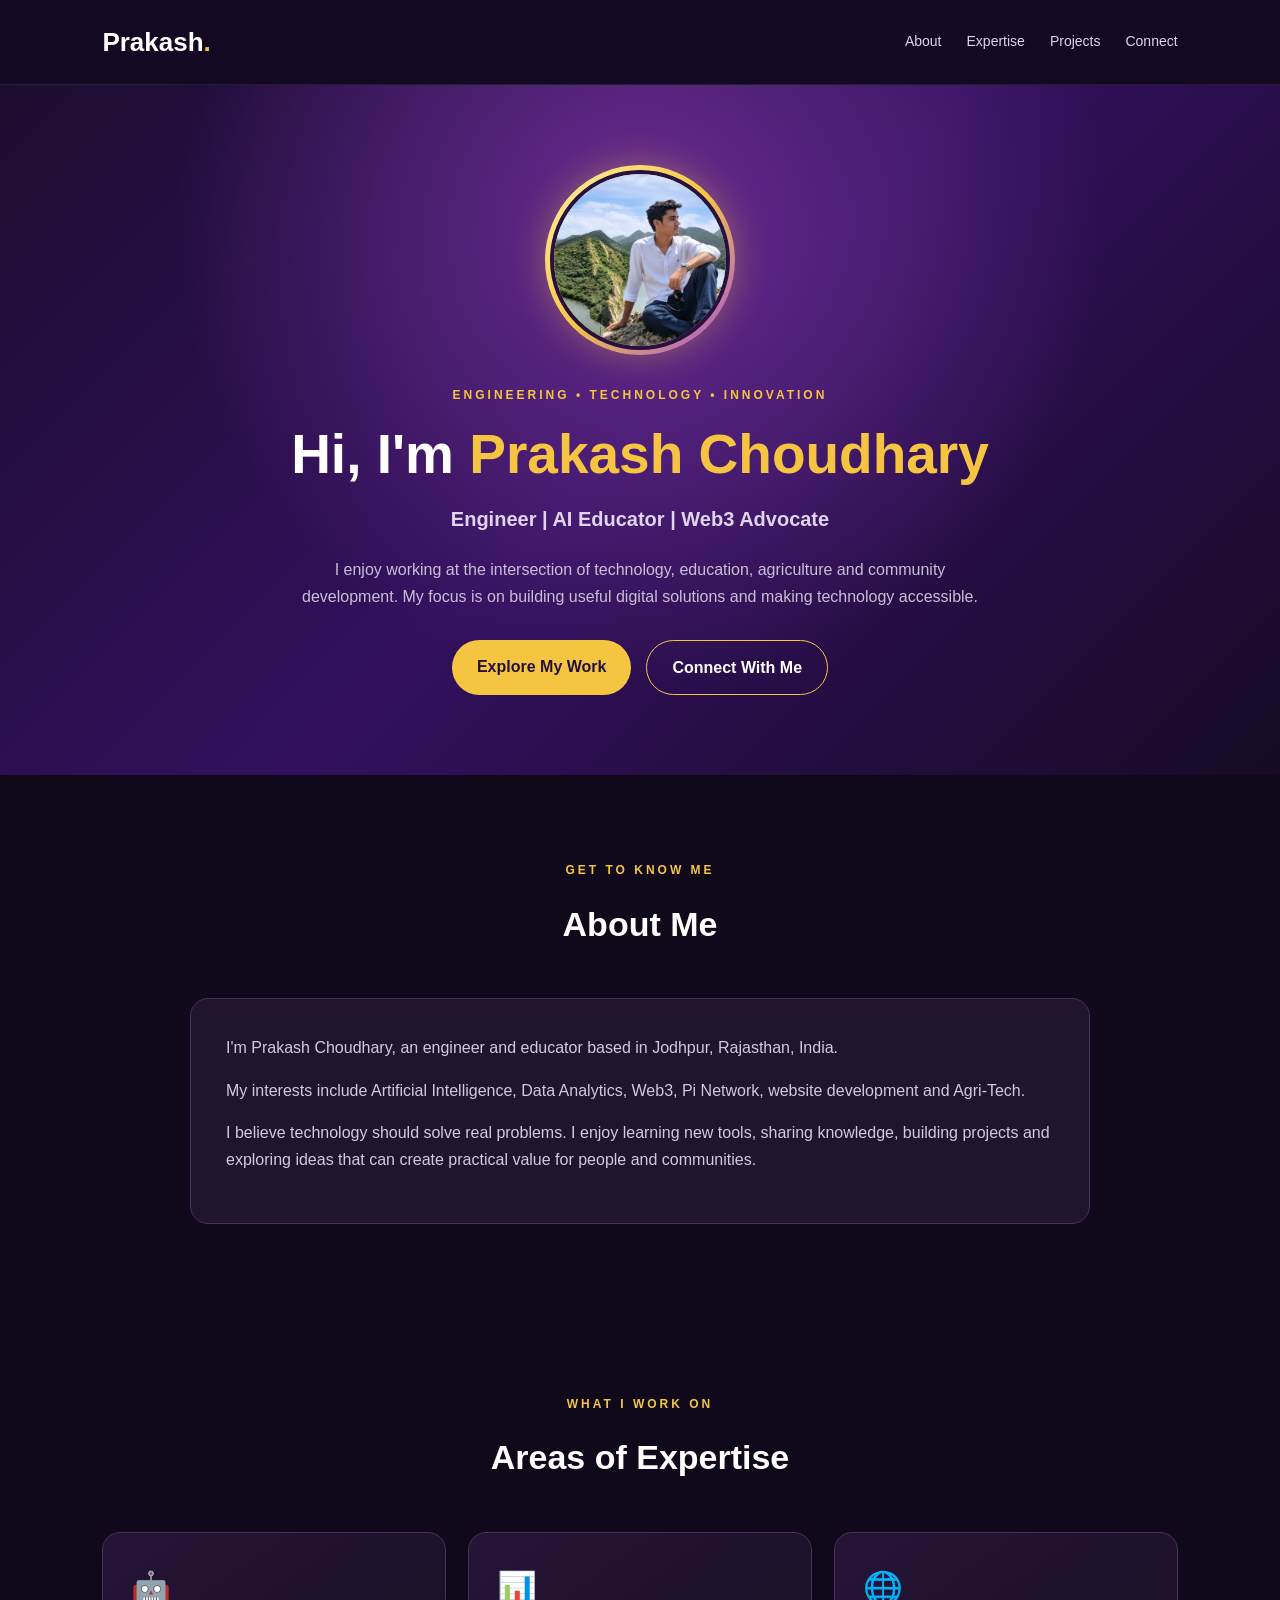
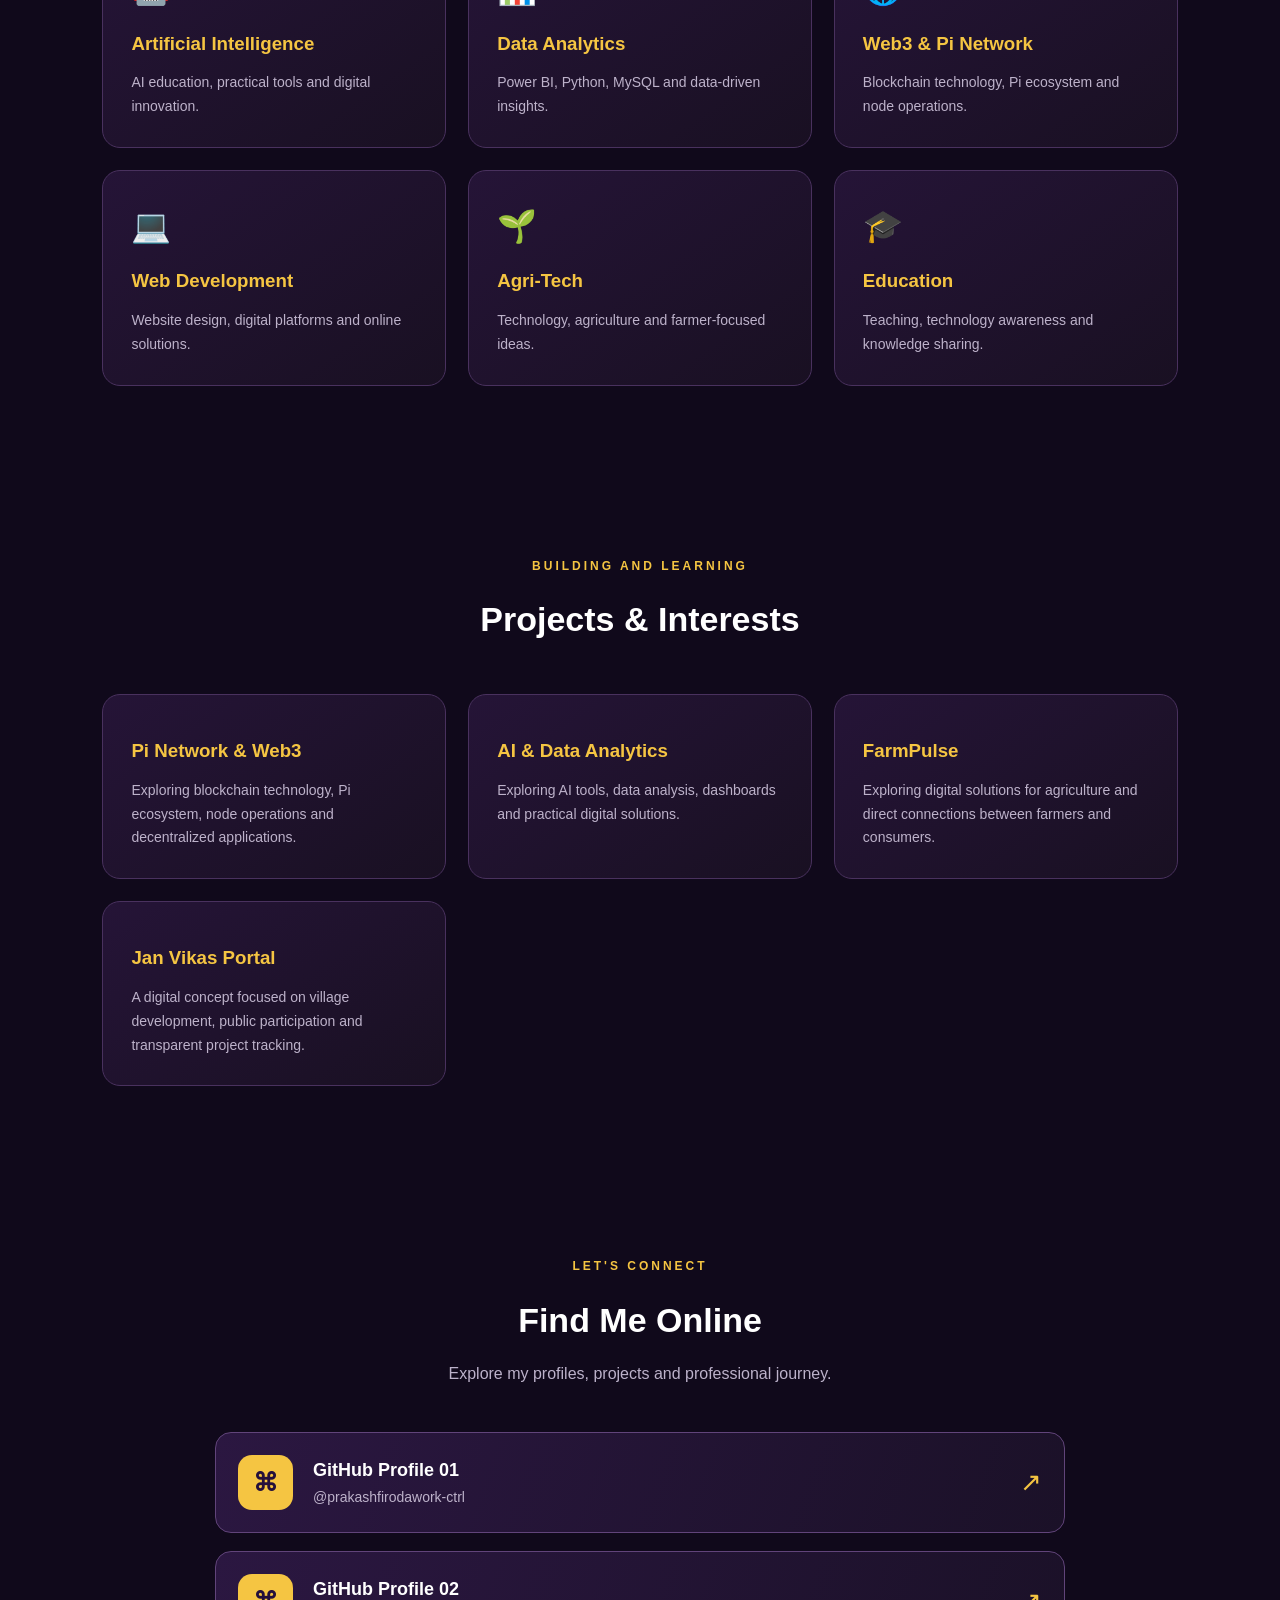
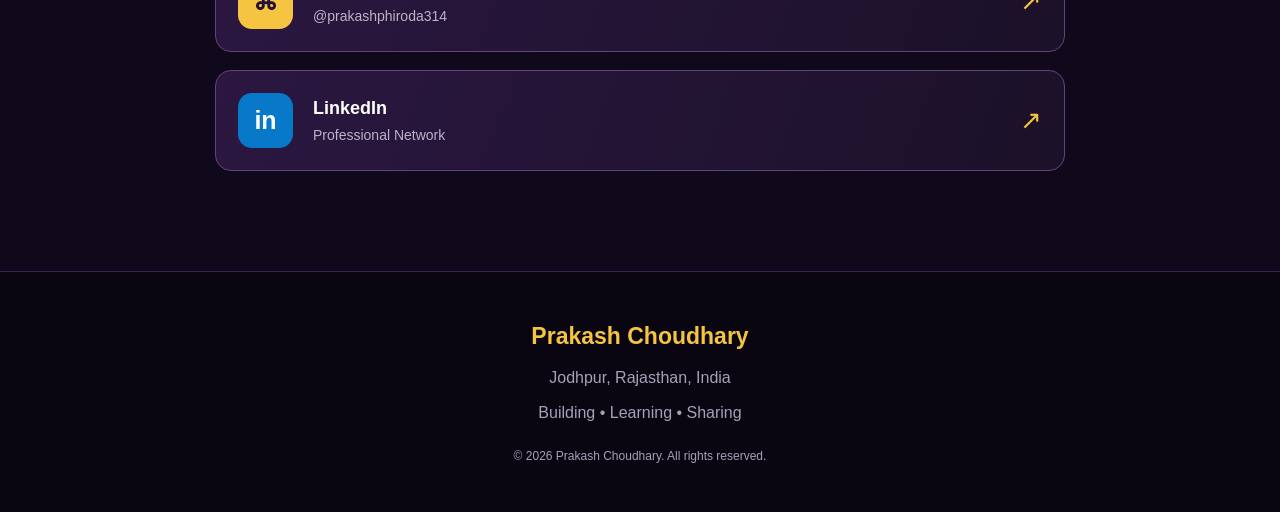
<file: index.html>
<!DOCTYPE html>
<html lang="en">
<head>
    <meta charset="UTF-8">
    <meta name="viewport" content="width=device-width, initial-scale=1.0">

    <title>Prakash Choudhary | Engineer, AI Educator & Web3 Developer</title>

    <meta name="description" content="Official portfolio of Prakash Choudhary from Jodhpur, Rajasthan. Explore AI education, engineering, data analytics, GitHub projects, Web3, Pi Network and Agri-Tech.">

    <meta name="keywords" content="Prakash Choudhary, Prakash Firoda, Prakash Firoda Jodhpur, AI Educator, Engineer, Web3, Pi Network, Data Analytics, GitHub Developer, Agri-Tech">

    <meta name="author" content="Prakash Choudhary">
    <meta name="robots" content="index, follow">

    <link rel="canonical" href="https://prakashphiroda314.github.io/">
    <link rel="stylesheet" href="style.css">

    <meta property="og:type" content="website">
    <meta property="og:title" content="Prakash Choudhary | Official Portfolio">
    <meta property="og:description" content="Explore my professional journey, technology projects and GitHub profiles.">
    <meta property="og:url" content="https://prakashphiroda314.github.io/">
    <meta property="og:image" content="https://prakashphiroda314.github.io/prakash-profile.jpg">

    <meta name="twitter:card" content="summary_large_image">
    <meta name="twitter:title" content="Prakash Choudhary">
    <meta name="twitter:description" content="Engineer | AI Educator | Web3 | Data Analytics">
    <meta name="twitter:image" content="https://prakashphiroda314.github.io/prakash-profile.jpg">

    <link rel="icon" href="prakash-profile.jpg" type="image/jpeg">

    <script type="application/ld+json">
    {
      "@context": "https://schema.org",
      "@type": "Person",
      "name": "Prakash Choudhary",
      "alternateName": "Prakash Firoda",
      "url": "https://prakashphiroda314.github.io/",
      "image": "https://prakashphiroda314.github.io/prakash-profile.jpg",
      "jobTitle": [
        "Engineer",
        "Teacher",
        "AI Educator",
        "Web3 Advocate"
      ],
      "address": {
        "@type": "PostalAddress",
        "addressLocality": "Jodhpur",
        "addressRegion": "Rajasthan",
        "addressCountry": "IN"
      },
      "sameAs": [
        "https://github.com/prakashfirodawork-ctrl",
        "https://github.com/prakashphiroda314",
        "https://www.linkedin.com/in/prakashphiroda"
      ]
    }
    </script>
</head>

<body>

<header class="navbar">
    <a href="#" class="logo">Prakash<span>.</span></a>
    <nav>
        <a href="#about">About</a>
        <a href="#expertise">Expertise</a>
        <a href="#projects">Projects</a>
        <a href="#connect">Connect</a>
    </nav>
</header>

<main>

<section class="hero">
    <div class="hero-content">

        <div class="profile-image">
            <img src="./prakash-profile.jpg"
                 alt="Prakash Choudhary from Jodhpur Rajasthan">
        </div>

        <p class="eyebrow">ENGINEERING • TECHNOLOGY • INNOVATION</p>

        <h1>Hi, I'm <span>Prakash Choudhary</span></h1>

        <h2>Engineer | AI Educator | Web3 Advocate</h2>

        <p class="hero-description">
            I enjoy working at the intersection of technology,
            education, agriculture and community development.
            My focus is on building useful digital solutions
            and making technology accessible.
        </p>

        <div class="hero-buttons">
            <a href="#projects" class="btn primary">Explore My Work</a>
            <a href="#connect" class="btn secondary">Connect With Me</a>
        </div>

    </div>
</section>

<section id="about" class="section">
    <div class="section-heading">
        <p class="eyebrow">GET TO KNOW ME</p>
        <h2>About Me</h2>
    </div>

    <div class="about-card">
        <p>
            I'm Prakash Choudhary, an engineer and educator
            based in Jodhpur, Rajasthan, India.
        </p>

        <p>
            My interests include Artificial Intelligence,
            Data Analytics, Web3, Pi Network, website development
            and Agri-Tech.
        </p>

        <p>
            I believe technology should solve real problems.
            I enjoy learning new tools, sharing knowledge,
            building projects and exploring ideas that can
            create practical value for people and communities.
        </p>
    </div>
</section>

<section id="expertise" class="section">
    <div class="section-heading">
        <p class="eyebrow">WHAT I WORK ON</p>
        <h2>Areas of Expertise</h2>
    </div>

    <div class="expertise-grid">

        <article class="skill-card">
            <span>🤖</span>
            <h3>Artificial Intelligence</h3>
            <p>AI education, practical tools and digital innovation.</p>
        </article>

        <article class="skill-card">
            <span>📊</span>
            <h3>Data Analytics</h3>
            <p>Power BI, Python, MySQL and data-driven insights.</p>
        </article>

        <article class="skill-card">
            <span>🌐</span>
            <h3>Web3 & Pi Network</h3>
            <p>Blockchain technology, Pi ecosystem and node operations.</p>
        </article>

        <article class="skill-card">
            <span>💻</span>
            <h3>Web Development</h3>
            <p>Website design, digital platforms and online solutions.</p>
        </article>

        <article class="skill-card">
            <span>🌱</span>
            <h3>Agri-Tech</h3>
            <p>Technology, agriculture and farmer-focused ideas.</p>
        </article>

        <article class="skill-card">
            <span>🎓</span>
            <h3>Education</h3>
            <p>Teaching, technology awareness and knowledge sharing.</p>
        </article>

    </div>
</section>

<section id="projects" class="section">
    <div class="section-heading">
        <p class="eyebrow">BUILDING AND LEARNING</p>
        <h2>Projects & Interests</h2>
    </div>

    <div class="projects-grid">

        <article class="project-card">
            <h3>Pi Network & Web3</h3>
            <p>
                Exploring blockchain technology, Pi ecosystem,
                node operations and decentralized applications.
            </p>
        </article>

        <article class="project-card">
            <h3>AI & Data Analytics</h3>
            <p>
                Exploring AI tools, data analysis,
                dashboards and practical digital solutions.
            </p>
        </article>

        <article class="project-card">
            <h3>FarmPulse</h3>
            <p>
                Exploring digital solutions for agriculture
                and direct connections between farmers and consumers.
            </p>
        </article>

        <article class="project-card">
            <h3>Jan Vikas Portal</h3>
            <p>
                A digital concept focused on village development,
                public participation and transparent project tracking.
            </p>
        </article>

    </div>
</section>

<section id="connect" class="section connect-section">
    <div class="section-heading">
        <p class="eyebrow">LET'S CONNECT</p>
        <h2>Find Me Online</h2>
        <p>Explore my profiles, projects and professional journey.</p>
    </div>

    <div class="social-grid">

        <a class="social-card github"
           href="https://github.com/prakashfirodawork-ctrl"
           target="_blank" rel="noopener noreferrer">
            <span class="social-icon">⌘</span>
            <div>
                <h3>GitHub Profile 01</h3>
                <p>@prakashfirodawork-ctrl</p>
            </div>
            <span class="arrow">↗</span>
        </a>

        <a class="social-card github"
           href="https://github.com/prakashphiroda314"
           target="_blank" rel="noopener noreferrer">
            <span class="social-icon">⌘</span>
            <div>
                <h3>GitHub Profile 02</h3>
                <p>@prakashphiroda314</p>
            </div>
            <span class="arrow">↗</span>
        </a>

        <a class="social-card linkedin"
           href="https://www.linkedin.com/in/prakashphiroda"
           target="_blank" rel="noopener noreferrer">
            <span class="social-icon">in</span>
            <div>
                <h3>LinkedIn</h3>
                <p>Professional Network</p>
            </div>
            <span class="arrow">↗</span>
        </a>

    </div>
</section>

</main>

<footer>
    <h3>Prakash Choudhary</h3>
    <p>Jodhpur, Rajasthan, India</p>
    <p>Building • Learning • Sharing</p>
    <p class="copyright">
        © <span id="year"></span> Prakash Choudhary. All rights reserved.
    </p>
</footer>

<script>
    document.getElementById("year").textContent =
        new Date().getFullYear();
</script>

</body>
</html>
</file>
<file: style.css>
* {
    margin: 0;
    padding: 0;
    box-sizing: border-box;
}

:root {
    --purple: #32105d;
    --purple-light: #7028a8;
    --gold: #f5c542;
    --white: #ffffff;
    --dark: #171020;
    --muted: #bcb2ca;
}

html {
    scroll-behavior: smooth;
}

body {
    font-family: Arial, Helvetica, sans-serif;
    background: #10091b;
    color: var(--white);
    line-height: 1.7;
}

a {
    color: inherit;
    text-decoration: none;
}

/* Navigation */

.navbar {
    display: flex;
    align-items: center;
    justify-content: space-between;
    padding: 20px 8%;
    background: rgba(20, 10, 35, 0.96);
    position: sticky;
    top: 0;
    z-index: 100;
    border-bottom: 1px solid rgba(255,255,255,0.08);
}

.logo {
    font-size: 26px;
    font-weight: 800;
}

.logo span {
    color: var(--gold);
}

.navbar nav {
    display: flex;
    gap: 25px;
}

.navbar nav a {
    color: #ddd3eb;
    font-size: 14px;
    transition: 0.3s;
}

.navbar nav a:hover {
    color: var(--gold);
}

/* Hero */

.hero {
    min-height: 680px;
    display: flex;
    align-items: center;
    justify-content: center;
    text-align: center;
    padding: 80px 20px;
    background:
        radial-gradient(circle at 50% 20%, #692c91, transparent 55%),
        linear-gradient(135deg, #1c0d30, #32105d, #160a25);
}

.hero-content {
    max-width: 850px;
}

.profile-image {
    width: 190px;
    height: 190px;
    margin: 0 auto 30px;
    border-radius: 50%;
    padding: 5px;
    background: linear-gradient(135deg, #fff0a3, #f5c542, #a34bdf);
    box-shadow: 0 0 35px rgba(245,197,66,0.35);
}

.profile-image img {
    width: 100%;
    height: 100%;
    object-fit: cover;
    object-position: center;
    border-radius: 50%;
    border: 4px solid #26113f;
}

.eyebrow {
    color: var(--gold);
    font-size: 12px;
    font-weight: 700;
    letter-spacing: 3px;
    margin-bottom: 15px;
}

.hero h1 {
    font-size: clamp(32px, 5vw, 55px);
    line-height: 1.2;
    margin-bottom: 15px;
}

.hero h1 span {
    color: var(--gold);
}

.hero h2 {
    font-size: 20px;
    color: #e0d4ed;
    margin-bottom: 20px;
}

.hero-description {
    max-width: 700px;
    margin: auto;
    color: #c9bfd5;
    font-size: 16px;
}

.hero-buttons {
    display: flex;
    justify-content: center;
    flex-wrap: wrap;
    gap: 15px;
    margin-top: 30px;
}

.btn {
    display: inline-block;
    padding: 13px 25px;
    border-radius: 30px;
    font-weight: 700;
    transition: 0.3s;
}

.btn:hover {
    transform: translateY(-3px);
}

.primary {
    background: var(--gold);
    color: #24103c;
}

.secondary {
    border: 1px solid var(--gold);
    color: var(--white);
}

/* Sections */

.section {
    padding: 85px 8%;
    max-width: 1400px;
    margin: auto;
}

.section-heading {
    text-align: center;
    margin-bottom: 45px;
}

.section-heading h2 {
    font-size: 34px;
    margin-bottom: 10px;
}

.section-heading > p:last-child {
    color: var(--muted);
}

.about-card {
    max-width: 900px;
    margin: auto;
    padding: 35px;
    background: #21152e;
    border: 1px solid #48305c;
    border-radius: 18px;
    color: #d3c9df;
}

.about-card p {
    margin-bottom: 15px;
}

/* Expertise */

.expertise-grid,
.projects-grid {
    display: grid;
    grid-template-columns: repeat(3, 1fr);
    gap: 22px;
}

.skill-card,
.project-card {
    background: linear-gradient(145deg, #251437, #191022);
    border: 1px solid #49315e;
    border-radius: 18px;
    padding: 28px;
    transition: 0.3s;
}

.skill-card:hover,
.project-card:hover {
    transform: translateY(-6px);
    border-color: var(--gold);
}

.skill-card > span {
    font-size: 32px;
}

.skill-card h3,
.project-card h3 {
    color: var(--gold);
    margin: 12px 0;
}

.skill-card p,
.project-card p {
    color: #bdb2ca;
    font-size: 14px;
}

/* Connect */

.connect-section {
    padding-bottom: 100px;
}

.social-grid {
    max-width: 850px;
    margin: auto;
    display: grid;
    gap: 18px;
}

.social-card {
    display: flex;
    align-items: center;
    gap: 20px;
    padding: 22px;
    border: 1px solid #61447a;
    border-radius: 16px;
    background: linear-gradient(110deg, #2b1741, #1b1128);
    transition: 0.3s;
}

.social-card:hover {
    border-color: var(--gold);
    transform: translateX(5px);
    background: #342047;
}

.social-icon {
    width: 55px;
    height: 55px;
    display: grid;
    place-items: center;
    background: #f5c542;
    color: #25103b;
    font-size: 25px;
    font-weight: 900;
    border-radius: 14px;
    flex-shrink: 0;
}

.linkedin .social-icon {
    background: #0878c9;
    color: white;
}

.social-card h3 {
    font-size: 18px;
}

.social-card p {
    color: #bdb2ca;
    font-size: 14px;
    overflow-wrap: anywhere;
}

.arrow {
    margin-left: auto;
    color: var(--gold);
    font-size: 26px;
}

/* Footer */

footer {
    text-align: center;
    padding: 45px 20px;
    background: #090511;
    border-top: 1px solid #38244b;
}

footer h3 {
    color: var(--gold);
    font-size: 23px;
}

footer p {
    color: #aaa0b8;
    margin-top: 8px;
}

.copyright {
    font-size: 12px;
    margin-top: 20px;
}

/* Mobile Responsive */

@media (max-width: 768px) {

    .navbar {
        padding: 16px 5%;
        flex-direction: column;
        gap: 15px;
    }

    .navbar nav {
        gap: 14px;
        flex-wrap: wrap;
        justify-content: center;
    }

    .navbar nav a {
        font-size: 12px;
    }

    .hero {
        min-height: 600px;
        padding: 60px 18px;
    }

    .profile-image {
        width: 155px;
        height: 155px;
    }

    .hero h2 {
        font-size: 17px;
    }

    .hero-description {
        font-size: 14px;
    }

    .section {
        padding: 65px 6%;
    }

    .section-heading h2 {
        font-size: 28px;
    }

    .expertise-grid,
    .projects-grid {
        grid-template-columns: 1fr;
    }

    .about-card {
        padding: 23px;
    }

    .social-card {
        padding: 15px;
        gap: 12px;
    }

    .social-card h3 {
        font-size: 15px;
    }

    .social-card p {
        font-size: 12px;
    }

    .social-icon {
        width: 45px;
        height: 45px;
    }
}
</file>
